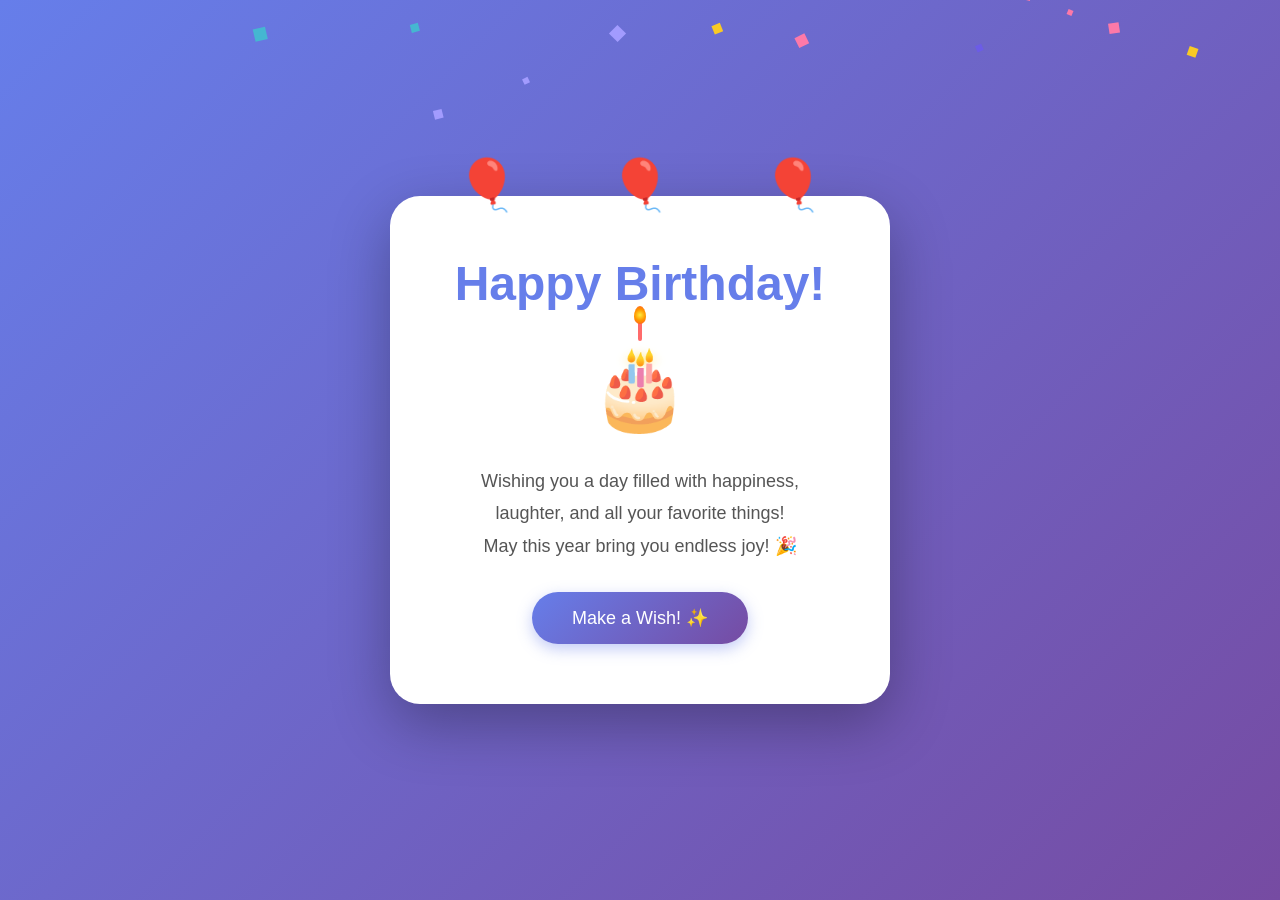
<file: birthday.html>
<!DOCTYPE html>
<html lang="en">
<head>
    <meta charset="UTF-8">
    <meta name="viewport" content="width=device-width, initial-scale=1.0">
    <title>Happy Birthday! 🎉</title>
    <link rel="stylesheet" href="styles/birthday.css">
</head>
<body>
    <div class="container">
        <canvas id="confetti"></canvas>
        
        <div class="birthday-card">
            <div class="balloon-container">
                <div class="balloon balloon-1">🎈</div>
                <div class="balloon balloon-2">🎈</div>
                <div class="balloon balloon-3">🎈</div>
            </div>
            
            <h1 class="title">Happy Birthday!</h1>
            
            <div class="cake-container">
                <div class="cake">
                    <div class="candle">
                        <div class="flame"></div>
                    </div>
                    🎂
                </div>
            </div>
            
            <p class="message">
                Wishing you a day filled with happiness,<br>
                laughter, and all your favorite things!<br>
                May this year bring you endless joy! 🎉
            </p>
            
            <button class="wish-button" id="wishButton">Make a Wish! ✨</button>
            
            <div class="stars-container" id="starsContainer"></div>
        </div>
    </div>
    
    <script src="scripts/birthday.js"></script>
</body>
</html>
</file>
<file: styles/birthday.css>
* {
    margin: 0;
    padding: 0;
    box-sizing: border-box;
}

body {
    font-family: 'Segoe UI', Tahoma, Geneva, Verdana, sans-serif;
    background: linear-gradient(135deg, #667eea 0%, #764ba2 100%);
    min-height: 100vh;
    display: flex;
    justify-content: center;
    align-items: center;
    overflow: hidden;
}

.container {
    position: relative;
    width: 100%;
    height: 100vh;
    display: flex;
    justify-content: center;
    align-items: center;
}

#confetti {
    position: absolute;
    top: 0;
    left: 0;
    width: 100%;
    height: 100%;
    pointer-events: none;
    z-index: 1;
}

.birthday-card {
    position: relative;
    background: white;
    border-radius: 30px;
    padding: 60px 40px;
    max-width: 500px;
    width: 90%;
    box-shadow: 0 20px 60px rgba(0, 0, 0, 0.3);
    text-align: center;
    animation: cardEntrance 1s ease-out;
    z-index: 2;
}

@keyframes cardEntrance {
    from {
        opacity: 0;
        transform: scale(0.5) rotate(-5deg);
    }
    to {
        opacity: 1;
        transform: scale(1) rotate(0deg);
    }
}

.balloon-container {
    position: absolute;
    top: -40px;
    left: 0;
    right: 0;
    display: flex;
    justify-content: space-around;
    padding: 0 20px;
}

.balloon {
    font-size: 50px;
    animation: float 3s ease-in-out infinite;
    cursor: pointer;
    transition: transform 0.3s;
}

.balloon:hover {
    transform: scale(1.2);
}

.balloon-1 {
    animation-delay: 0s;
}

.balloon-2 {
    animation-delay: 0.5s;
}

.balloon-3 {
    animation-delay: 1s;
}

@keyframes float {
    0%, 100% {
        transform: translateY(0px);
    }
    50% {
        transform: translateY(-20px);
    }
}

.title {
    font-size: 48px;
    color: #667eea;
    margin-bottom: 30px;
    animation: titleBounce 1s ease-out 0.5s both;
}

@keyframes titleBounce {
    0% {
        opacity: 0;
        transform: translateY(-50px);
    }
    60% {
        transform: translateY(10px);
    }
    100% {
        opacity: 1;
        transform: translateY(0);
    }
}

.cake-container {
    margin: 30px 0;
    animation: fadeIn 1s ease-out 1s both;
}

.cake {
    font-size: 80px;
    display: inline-block;
    position: relative;
    animation: cakeBounce 2s ease-in-out infinite;
}

@keyframes cakeBounce {
    0%, 100% {
        transform: scale(1);
    }
    50% {
        transform: scale(1.1);
    }
}

.candle {
    position: absolute;
    top: -20px;
    left: 50%;
    transform: translateX(-50%);
    width: 4px;
    height: 20px;
    background: #ff6b6b;
    border-radius: 2px;
}

.flame {
    position: absolute;
    top: -15px;
    left: 50%;
    transform: translateX(-50%);
    width: 12px;
    height: 18px;
    background: radial-gradient(circle, #ffeb3b 0%, #ff9800 50%, #ff5722 100%);
    border-radius: 50% 50% 50% 50% / 60% 60% 40% 40%;
    animation: flicker 0.3s ease-in-out infinite alternate;
}

@keyframes flicker {
    0% {
        transform: translateX(-50%) scale(1);
        opacity: 1;
    }
    100% {
        transform: translateX(-50%) scale(1.1);
        opacity: 0.8;
    }
}

.message {
    font-size: 18px;
    color: #555;
    line-height: 1.8;
    margin: 30px 0;
    animation: fadeIn 1s ease-out 1.5s both;
}

@keyframes fadeIn {
    from {
        opacity: 0;
        transform: translateY(20px);
    }
    to {
        opacity: 1;
        transform: translateY(0);
    }
}

.wish-button {
    background: linear-gradient(135deg, #667eea 0%, #764ba2 100%);
    color: white;
    border: none;
    padding: 15px 40px;
    font-size: 18px;
    border-radius: 50px;
    cursor: pointer;
    transition: all 0.3s;
    box-shadow: 0 5px 15px rgba(102, 126, 234, 0.4);
    animation: fadeIn 1s ease-out 2s both;
}

.wish-button:hover {
    transform: translateY(-3px);
    box-shadow: 0 8px 20px rgba(102, 126, 234, 0.6);
}

.wish-button:active {
    transform: translateY(-1px);
}

.wish-button.blown {
    animation: buttonPulse 0.5s ease-out;
}

@keyframes buttonPulse {
    0%, 100% {
        transform: scale(1);
    }
    50% {
        transform: scale(1.1);
    }
}

.stars-container {
    position: absolute;
    top: 0;
    left: 0;
    width: 100%;
    height: 100%;
    pointer-events: none;
    overflow: hidden;
    border-radius: 30px;
}

.star {
    position: absolute;
    font-size: 24px;
    animation: starRise 2s ease-out forwards;
}

@keyframes starRise {
    0% {
        opacity: 1;
        transform: translateY(0) scale(0);
    }
    50% {
        opacity: 1;
        transform: translateY(-100px) scale(1);
    }
    100% {
        opacity: 0;
        transform: translateY(-200px) scale(0.5);
    }
}

.flame.blown-out {
    animation: blowOut 0.5s ease-out forwards;
}

@keyframes blowOut {
    0% {
        opacity: 1;
        transform: translateX(-50%) scale(1);
    }
    100% {
        opacity: 0;
        transform: translateX(-50%) scale(0) translateY(-20px);
    }
}
</file>
